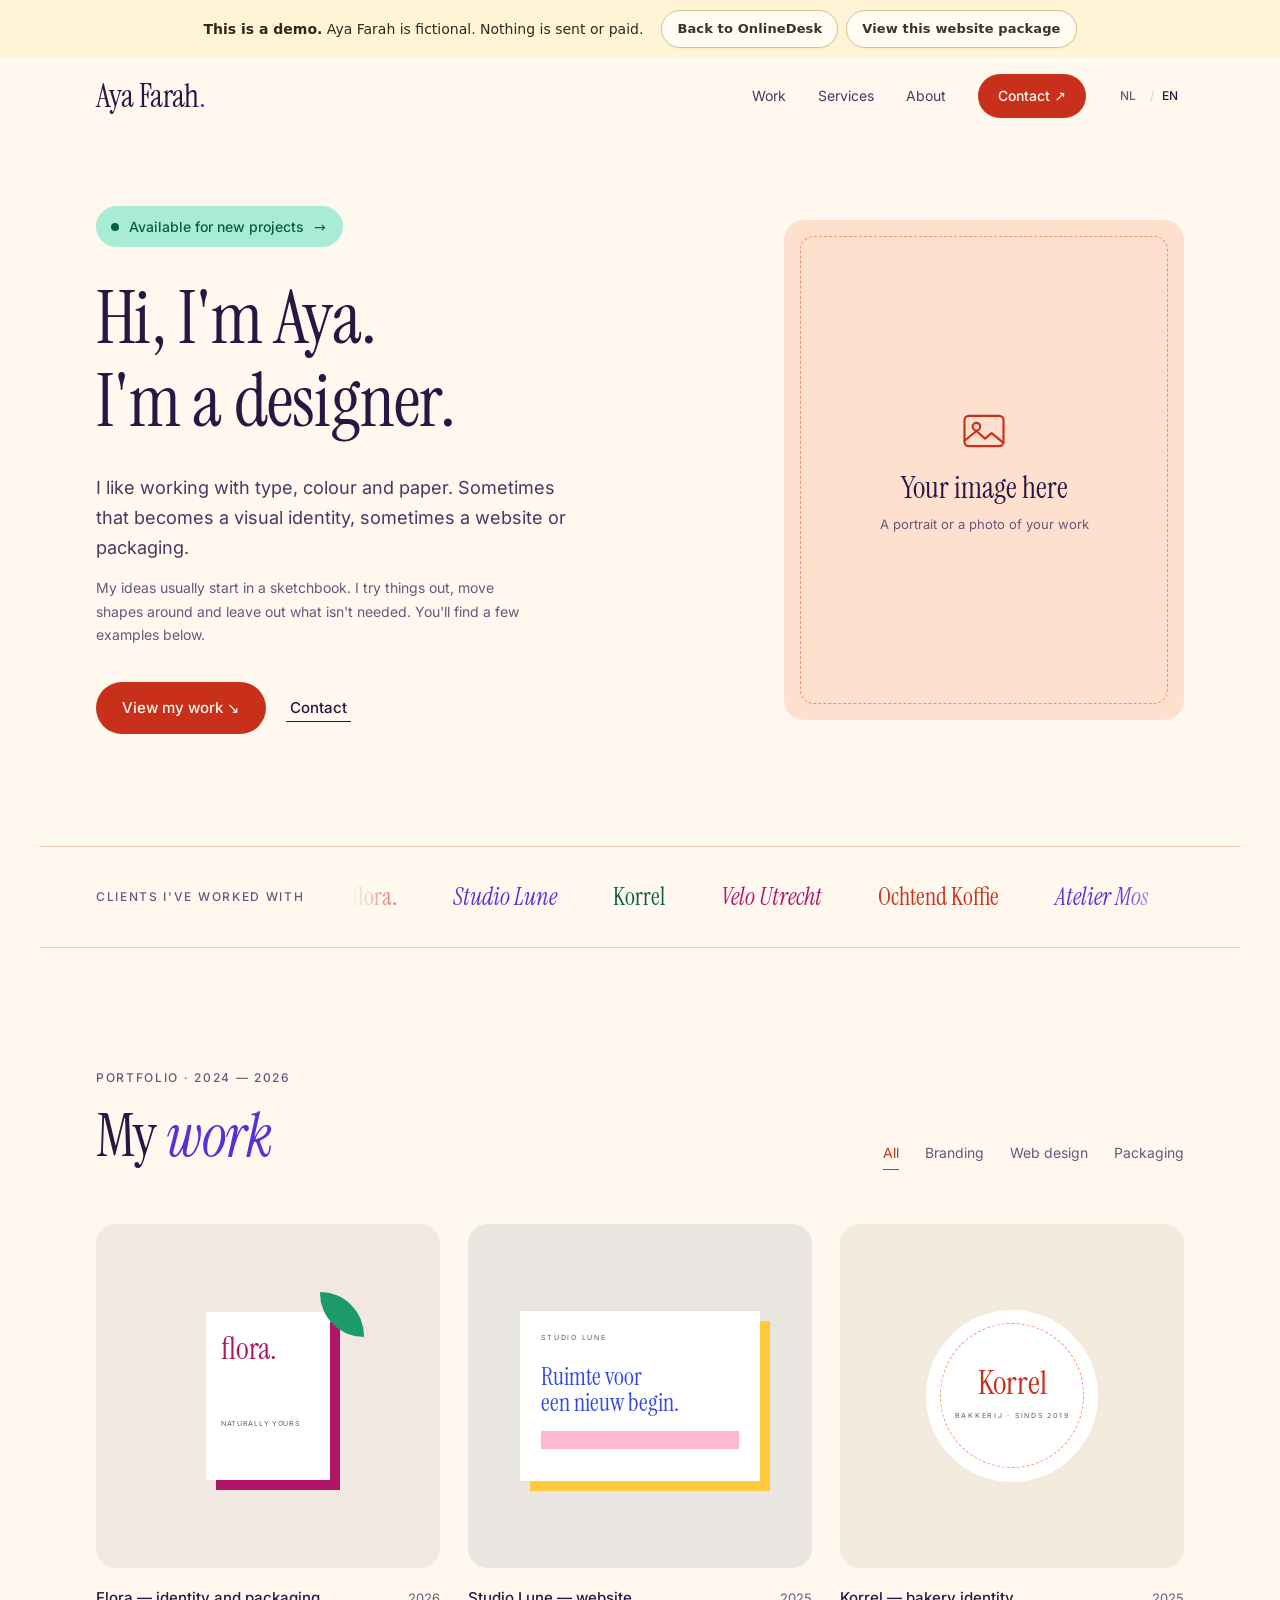
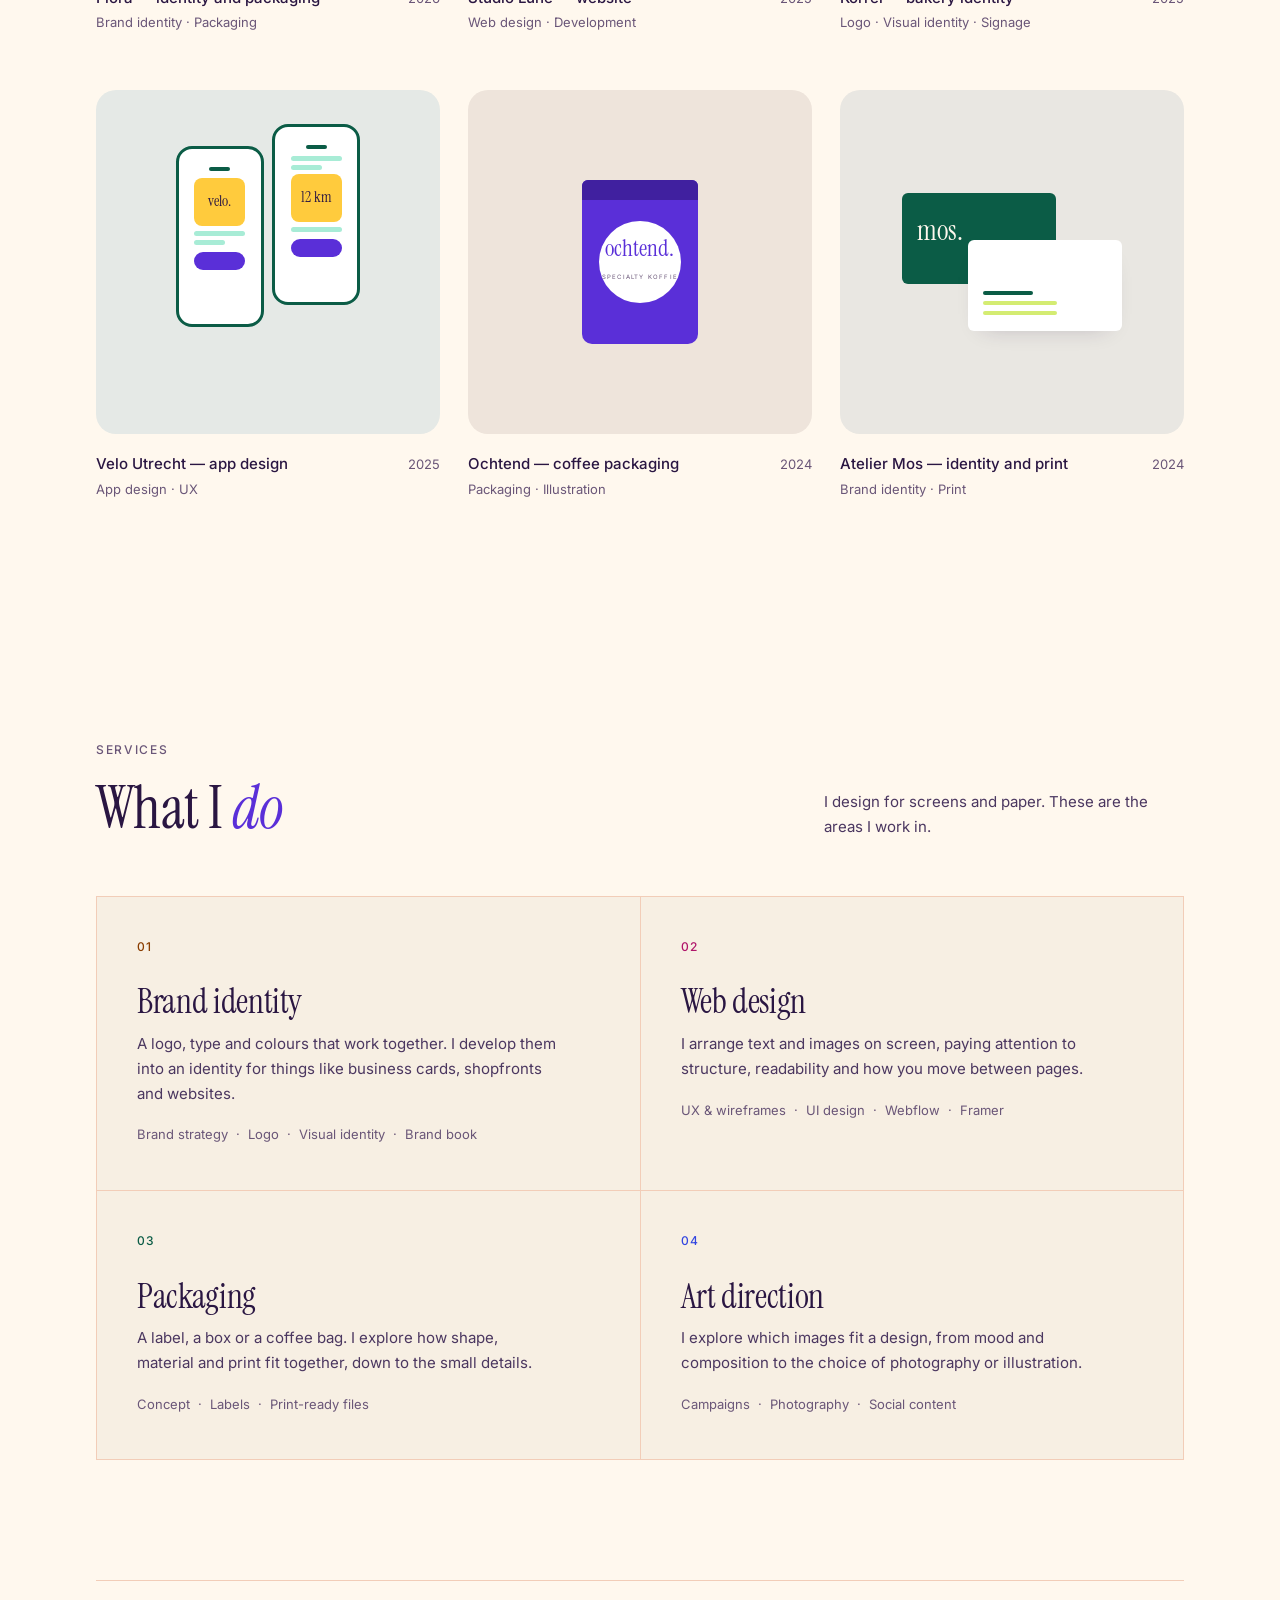
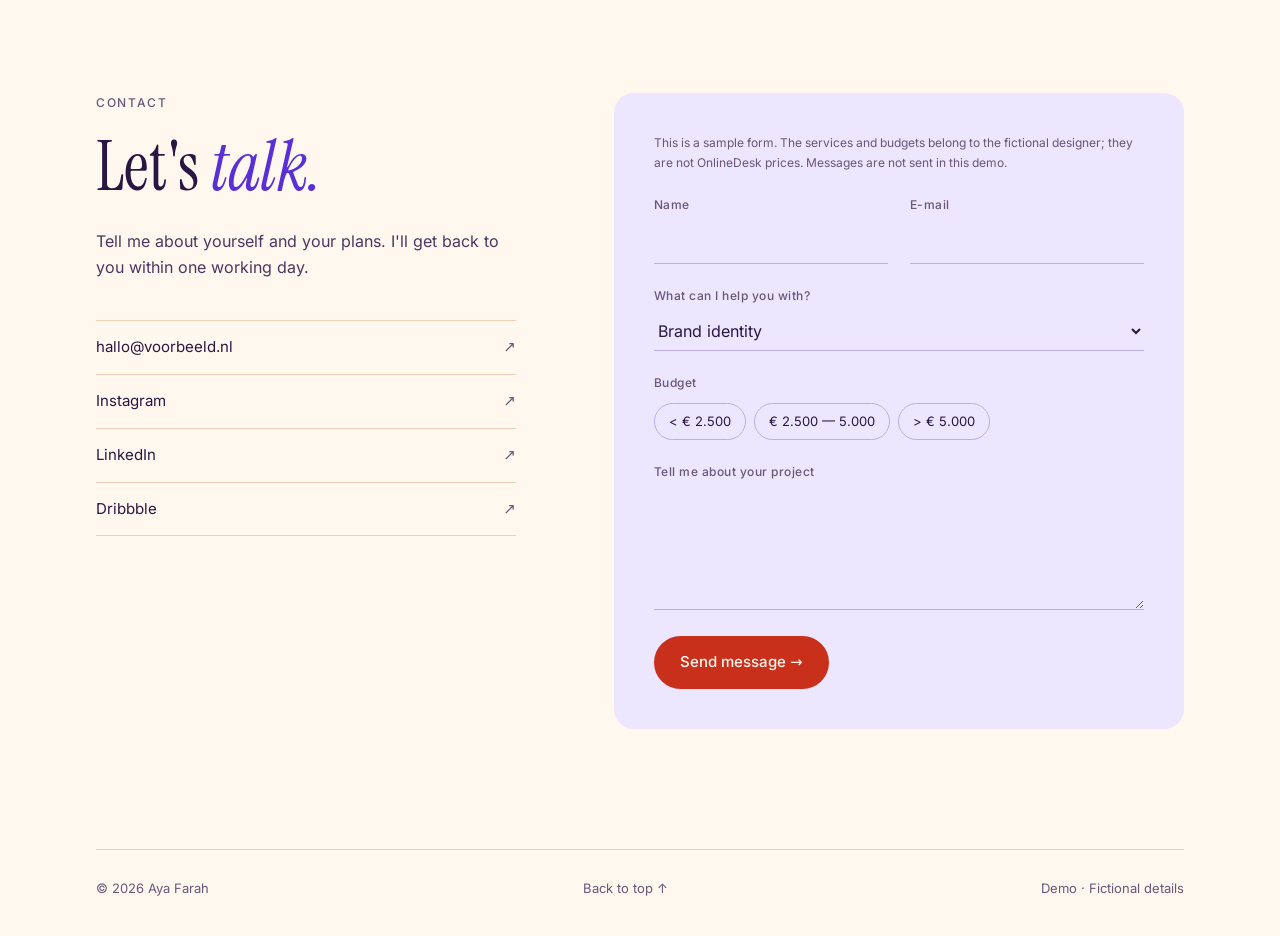
<file: index.html>
<!doctype html>
<html lang="nl" class="no-js">
<head>
  <meta charset="utf-8">
  <meta name="viewport" content="width=device-width, initial-scale=1">
  <title>Aya Farah — Designer in Utrecht</title>
  <meta name="description" content="Aya Farah is een onafhankelijk designer in Utrecht: huisstijlen, websites en verpakkingen.">
  <!-- Delen op social media: vervang de URL door je eigen domein -->
  <meta property="og:type" content="website">
  <meta property="og:title" content="Aya Farah — Designer in Utrecht">
  <meta property="og:description" content="Huisstijlen, websites en verpakkingen met een eigen verhaal.">
  <meta property="og:image" content="https://umpreneur.github.io/onlinedesk-portfolio/assets/og-image.jpg">
  <meta name="twitter:card" content="summary_large_image">
  <meta name="theme-color" content="#fff8ee">
  <link rel="icon" href="assets/favicon.svg" type="image/svg+xml">
  <link rel="preload" href="assets/fonts/instrument-serif-regular.woff2" as="font" type="font/woff2" crossorigin>
  <link rel="preload" href="assets/fonts/inter-variable.woff2" as="font" type="font/woff2" crossorigin>
  <link rel="stylesheet" href="assets/style.css">
  <script src="assets/site.js?v=20261106-demo-buttons" defer></script>
</head>
<body data-page="home">

  <div class="demo-bar" role="note" data-demo data-i18n="demo">Dit is een <strong>demoportfolio</strong>. Aya en de projecten zijn verzonnen. <a href="https://umpreneur.github.io/onlinedesk/pakket.html?id=portfolio#pakketten">Bekijk de pakketten bij OnlineDesk ↗</a></div>

  <header class="site-header" id="top">
    <div class="wrap">
      <a href="#top" class="logo">Aya Farah<span>.</span></a>
      <div class="header-right">
        <nav class="nav" aria-label="Hoofdmenu">
          <a href="#ervaringen" data-i18n="nav_work">Werk</a>
          <a href="#diensten" data-i18n="nav_services">Diensten</a>
          <a href="#over" data-i18n="nav_about">Over mij</a>
          <a href="#contact" class="btn">Contact ↗</a>
        </nav>
        <div class="lang" role="group" aria-label="Taal / Language">
          <button data-lang="nl" lang="nl" aria-label="Nederlands">NL</button>
          <button data-lang="en" lang="en" aria-label="English">EN</button>
        </div>
        <button class="menu-toggle" aria-label="Menu" aria-expanded="false"><span></span><span></span></button>
      </div>
    </div>
  </header>

  <main>
    <!-- Hero / Over mij -->
    <section class="hero" id="over">
      <div class="wrap hero-grid">
        <div>
          <a href="#contact" class="status reveal"><i></i> <span data-i18n="status">Beschikbaar voor nieuwe projecten</span> <b>→</b></a>
          <h1 class="reveal d1" data-i18n="about_title">Hoi, ik ben Aya.<br>Ik ben ontwerper.</h1>
          <p class="intro reveal d2" data-i18n="intro">Ik werk graag met letters, kleur en papier. Soms wordt dat een huisstijl, soms een website of een verpakking.</p>
          <p class="intro-sub reveal d2" data-i18n="about_p1">Mijn ideeën beginnen meestal in een schetsboek. Ik probeer dingen uit, schuif met vormen en laat weg wat niet nodig is. Hieronder zie je een paar voorbeelden.</p>
          <div class="hero-actions reveal d3">
            <a href="#ervaringen" class="btn" data-i18n="cta_work">Bekijk mijn werk ↘</a>
            <a href="#contact" class="link" data-i18n="cta_call">Contact</a>
          </div>
        </div>

        <div class="portrait-wrap reveal d2">
          <div class="portrait">
            <!-- Eigen foto? Vervang het hele placeholder-blok door: <img src="assets/jouw-foto.jpg" alt="Portret van ..."> -->
            <div class="placeholder">
              <svg viewBox="0 0 48 48" aria-hidden="true"><rect x="6" y="10" width="36" height="28" rx="4"/><circle cx="17" cy="20" r="3.5"/><path d="M6 33 l11 -9 8 7 6 -5 11 9"/></svg>
              <strong data-i18n="ph_title">Jouw afbeelding hier</strong>
              <span data-i18n="ph_sub">Een portret of een foto van je werk</span>
            </div>
          </div>
        </div>
      </div>
    </section>

    <!-- Klanten -->
    <section class="clients" aria-label="Klanten">
      <div class="wrap">
        <p class="label" data-i18n="clients">Met plezier gewerkt voor</p>
        <div class="marquee">
          <!-- Namen staan er twee keer in, zodat de band naadloos doorloopt -->
          <div class="marquee-track">
            <span>flora.</span><span>Studio Lune</span><span>Korrel</span><span>Velo Utrecht</span><span>Ochtend Koffie</span><span>Atelier Mos</span><span>Hofje 12</span><span>Groen &amp; Co</span>
            <span aria-hidden="true">flora.</span><span aria-hidden="true">Studio Lune</span><span aria-hidden="true">Korrel</span><span aria-hidden="true">Velo Utrecht</span><span aria-hidden="true">Ochtend Koffie</span><span aria-hidden="true">Atelier Mos</span><span aria-hidden="true">Hofje 12</span><span aria-hidden="true">Groen &amp; Co</span>
          </div>
        </div>
      </div>
    </section>

    <!-- Ervaring -->
    <section id="ervaringen">
      <div class="wrap">
        <div class="section-head">
          <div>
            <span class="eyebrow reveal">Portfolio · 2024 — 2026</span>
            <h2 class="reveal d1" data-i18n="work_title">Mijn <em>werk</em></h2>
          </div>
          <div class="filters reveal d2">
            <button class="active" data-filter="all" data-i18n="f_all">Alles</button>
            <button data-filter="branding">Branding</button>
            <button data-filter="web" data-i18n="f_web">Webdesign</button>
            <button data-filter="verpakking" data-i18n="f_pack">Verpakking</button>
          </div>
        </div>

        <!-- Vervang per kaart het blok <div class="mock ...">...</div> door een eigen <img> -->
        <div class="work-grid">
          <div class="card reveal" data-cat="branding verpakking">
            <div class="thumb">
              <div class="mock flora-pack"><div class="face"><span class="name">flora.</span><span class="tagline">NATURALLY YOURS</span></div></div>
              <span class="flora-leaf"></span>
            </div>
            <div class="meta"><span data-i18n="p1">Flora — huisstijl en verpakking</span><span class="year">2026</span></div>
            <div class="tags" data-i18n="p1t">Merkidentiteit · Verpakking</div>
          </div>

          <div class="card reveal d1" data-cat="web">
            <div class="thumb">
              <div class="mock lune-page"><div class="face"><div class="brand">STUDIO LUNE</div><div class="headline">Ruimte voor<br>een nieuw begin.</div><div class="bar"></div></div></div>
            </div>
            <div class="meta"><span data-i18n="p2">Studio Lune — website</span><span class="year">2025</span></div>
            <div class="tags" data-i18n="p2t">Webdesign · Ontwikkeling</div>
          </div>

          <div class="card reveal" data-cat="branding">
            <div class="thumb">
              <div class="mock korrel"><div><b>Korrel</b><small>bakkerij · sinds 2019</small></div></div>
            </div>
            <div class="meta"><span data-i18n="p3">Korrel — huisstijl voor een bakkerij</span><span class="year">2025</span></div>
            <div class="tags" data-i18n="p3t">Logo · Huisstijl · Signing</div>
          </div>

          <div class="card reveal d1" data-cat="web">
            <div class="thumb">
              <div class="mock velo">
                <div class="phone"><div class="p-top"></div><div class="p-hero">velo.</div><div class="p-line"></div><div class="p-line s"></div><div class="p-btn"></div></div>
                <div class="phone"><div class="p-top"></div><div class="p-line"></div><div class="p-line s"></div><div class="p-hero">12 km</div><div class="p-line"></div><div class="p-btn"></div></div>
              </div>
            </div>
            <div class="meta"><span data-i18n="p4">Velo Utrecht — appontwerp</span><span class="year">2025</span></div>
            <div class="tags">App design · UX</div>
          </div>

          <div class="card reveal" data-cat="verpakking branding">
            <div class="thumb">
              <div class="mock bag"><div class="sticker"><div><b>ochtend.</b><small>SPECIALTY KOFFIE</small></div></div></div>
            </div>
            <div class="meta"><span data-i18n="p5">Ochtend — koffieverpakking</span><span class="year">2024</span></div>
            <div class="tags" data-i18n="p5t">Verpakking · Illustratie</div>
          </div>

          <div class="card reveal d1" data-cat="branding">
            <div class="thumb">
              <div class="mock cards-mock">
                <div class="bcard dark"><b>mos.</b></div>
                <div class="bcard light"><i></i><i></i><i></i></div>
              </div>
            </div>
            <div class="meta"><span data-i18n="p6">Atelier Mos — huisstijl en drukwerk</span><span class="year">2024</span></div>
            <div class="tags" data-i18n="p6t">Merkidentiteit · Drukwerk</div>
          </div>
        </div>
      </div>
    </section>

    <!-- Diensten -->
    <section id="diensten" class="services">
      <div class="wrap">
        <div class="section-head">
          <div>
            <span class="eyebrow reveal" data-i18n="nav_services">Diensten</span>
            <h2 class="reveal d1" data-i18n="srv_title">Wat ik <em>doe</em></h2>
          </div>
          <p class="reveal d2" data-i18n="srv_intro">Ik ontwerp voor het scherm en voor papier. Dit zijn de onderdelen waar ik me mee bezighoud.</p>
        </div>

        <div class="service-list">
          <div class="service reveal">
            <span class="num">01</span>
            <h3 data-i18n="s1">Merkidentiteit</h3>
            <div data-i18n="s1d">
              <p>Een logo, letters en kleuren die bij elkaar passen. Ik werk ze uit tot een huisstijl voor bijvoorbeeld een kaartje, een gevel of een website.</p>
              <ul><li>Merkstrategie</li><li>Logo</li><li>Huisstijl</li><li>Brandbook</li></ul>
            </div>
          </div>
          <div class="service reveal d1">
            <span class="num">02</span>
            <h3 data-i18n="s2">Webdesign</h3>
            <div data-i18n="s2d">
              <p>Ik geef tekst en beeld een plek op het scherm. Met aandacht voor de indeling, leesbaarheid en hoe je door de pagina’s beweegt.</p>
              <ul><li>UX &amp; wireframes</li><li>UI design</li><li>Webflow</li><li>Framer</li></ul>
            </div>
          </div>
          <div class="service reveal">
            <span class="num">03</span>
            <h3 data-i18n="s3">Verpakking</h3>
            <div data-i18n="s3d">
              <p>Een etiket, een doosje of een koffiezak. Ik kijk hoe vorm, materiaal en bedrukking samenkomen, tot in de kleine details.</p>
              <ul><li>Concept</li><li>Etiketten</li><li>Drukklaar maken</li></ul>
            </div>
          </div>
          <div class="service reveal d1">
            <span class="num">04</span>
            <h3>Art direction</h3>
            <div data-i18n="s4d">
              <p>Ik zoek uit welke beelden bij een ontwerp passen. Van de sfeer en de compositie tot de keuze voor fotografie of illustratie.</p>
              <ul><li>Campagnes</li><li>Fotografie</li><li>Social content</li></ul>
            </div>
          </div>
        </div>
      </div>
    </section>

    <!-- Contact -->
    <section id="contact" class="contact">
      <div class="wrap">
        <div class="contact-box">
          <div>
            <span class="eyebrow reveal">Contact</span>
            <h2 class="reveal d1" data-i18n="contact_title">Even <em>kennismaken?</em></h2>
            <p class="reveal d2" data-i18n="contact_intro">Vertel me iets over jezelf en je plannen. Ik reageer binnen één werkdag.</p>
            <div class="contact-links reveal d3">
              <a href="mailto:hallo@voorbeeld.nl"><span>hallo@voorbeeld.nl</span><span>↗</span></a>
              <a href="https://www.instagram.com/" target="_blank" rel="noopener"><span>Instagram</span><span>↗</span></a>
              <a href="https://www.linkedin.com/" target="_blank" rel="noopener"><span>LinkedIn</span><span>↗</span></a>
              <a href="https://dribbble.com/" target="_blank" rel="noopener"><span>Dribbble</span><span>↗</span></a>
            </div>
          </div>

          <!-- Formulier: vul je Formspree-adres in bij SITE.formspree in assets/site.js -->
          <form class="contact-form reveal d2" novalidate>
            <p class="form-note" data-demo data-i18n="demo_form">Dit is een voorbeeldformulier. De diensten en budgetten horen bij de fictieve ontwerper; ze zijn geen prijzen van OnlineDesk. Berichten worden in deze demo niet verstuurd.</p>
            <div class="row">
              <label><span data-i18n="f_name">Naam</span><input type="text" name="naam" required autocomplete="name"></label>
              <label><span>E-mail</span><input type="email" name="email" required autocomplete="email"></label>
            </div>
            <label><span data-i18n="f_type">Waar kan ik je mee helpen?</span>
              <select name="onderwerp">
                <option data-i18n="s1">Merkidentiteit</option>
                <option data-i18n="s2">Webdesign</option>
                <option data-i18n="s3">Verpakking</option>
                <option>Art direction</option>
                <option data-i18n="f_other">Iets anders</option>
              </select>
            </label>
            <div class="field" role="radiogroup" aria-label="Budget">Budget
              <span class="budget">
                <label><input type="radio" name="budget" value="tot 2500"><span>&lt; € 2.500</span></label>
                <label><input type="radio" name="budget" value="2500-5000"><span>€ 2.500 — 5.000</span></label>
                <label><input type="radio" name="budget" value="vanaf 5000"><span>&gt; € 5.000</span></label>
              </span>
            </div>
            <label><span data-i18n="f_msg">Vertel over je project</span><textarea name="bericht" rows="4"></textarea></label>
            <!-- Spamval: echte bezoekers zien dit veld niet -->
            <input type="text" name="_gotcha" class="hp" tabindex="-1" autocomplete="off" aria-hidden="true">
            <button type="submit" class="btn" data-i18n="f_send">Verstuur bericht →</button>
            <p class="form-msg" role="status" aria-live="polite"></p>
          </form>
        </div>
      </div>
    </section>
  </main>

  <footer>
    <div class="wrap">
      <div class="footer-bottom">
        <span>© <span class="year-now">2026</span> Aya Farah</span>
        <a href="#top" data-i18n="to_top">Terug naar boven ↑</a>
        <span class="footer-links">
          <span data-demo data-i18n="demo_footer">Demo · Fictieve gegevens</span>
        </span>
      </div>
    </div>
  </footer>
</body>
</html>
</file>
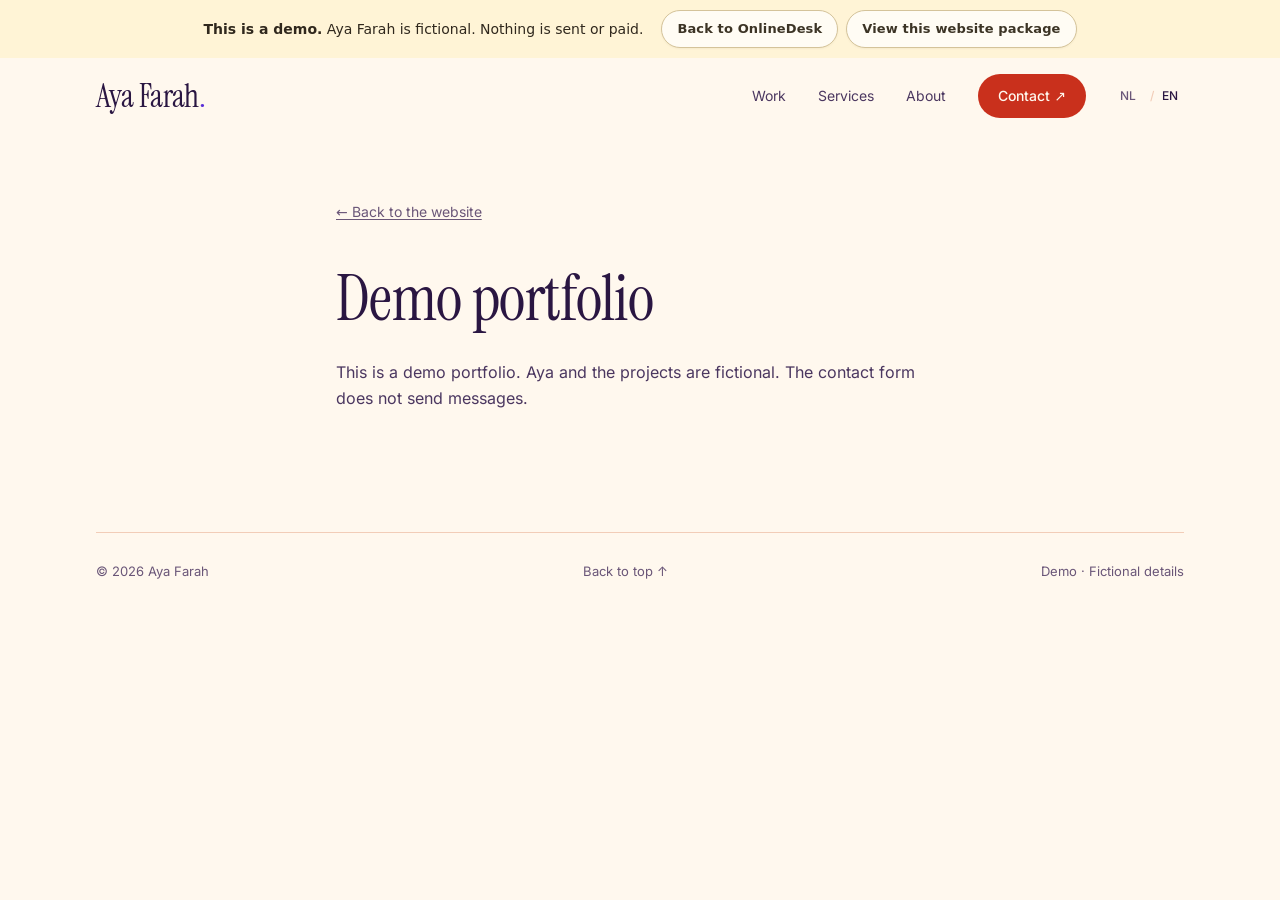
<file: privacy.html>
<!doctype html>
<html lang="nl" class="no-js">
<head>
  <meta charset="utf-8">
  <meta name="viewport" content="width=device-width, initial-scale=1">
  <title>Demoportfolio · Aya Farah</title>
  <meta name="description" content="Informatie over dit fictieve demoportfolio.">
  <meta name="theme-color" content="#fff8ee">
  <link rel="icon" href="assets/favicon.svg" type="image/svg+xml">
  <link rel="stylesheet" href="assets/style.css">
  <script src="assets/site.js?v=20261106-demo-buttons" defer></script>
</head>

<body data-page="privacy">

  <div class="demo-bar" role="note" data-demo data-i18n="demo">Dit is een <strong>demoportfolio</strong>. Aya en de projecten zijn verzonnen.</div>

  <header class="site-header" id="top">
    <div class="wrap">
      <a href="index.html" class="logo">Aya Farah<span>.</span></a>
      <div class="header-right">
        <nav class="nav" aria-label="Hoofdmenu">
          <a href="index.html#ervaringen" data-i18n="nav_work">Ervaring</a>
          <a href="index.html#diensten" data-i18n="nav_services">Diensten</a>
          <a href="index.html#over" data-i18n="nav_about">Over mij</a>
          <a href="index.html#contact" class="btn">Contact ↗</a>
        </nav>
        <div class="lang" role="group" aria-label="Taal / Language">
          <button data-lang="nl" lang="nl" aria-label="Nederlands">NL</button>
          <button data-lang="en" lang="en" aria-label="English">EN</button>
        </div>
        <button class="menu-toggle" aria-label="Menu" aria-expanded="false"><span></span><span></span></button>
      </div>
    </div>
  </header>

  <main class="page">
    <div class="wrap prose">
      <a href="index.html" class="back" data-i18n="back">← Terug naar de website</a>
      <h1 data-i18n="pv_title">Demoportfolio</h1>
      <div data-i18n="pv_body"><p>Dit is een demoportfolio. Aya en de projecten zijn verzonnen. Het contactformulier verstuurt geen berichten.</p></div>
    </div>
  </main>

  <footer>
    <div class="wrap">
      <div class="footer-bottom">
        <span>© <span class="year-now">2026</span> Aya Farah</span>
        <a href="#top" data-i18n="to_top">Terug naar boven ↑</a>
        <span class="footer-links">
          <span data-demo data-i18n="demo_footer">Demo · Fictieve gegevens</span>
        </span>
      </div>
    </div>
  </footer>
</body>
</html>
</file>
<file: assets/style.css>
/* ==========================================================================
   Portfolio template — stijlen
   Kleuren aanpassen? Wijzig alleen de waarden in :root hieronder.
   ========================================================================== */

/* ---------- Lettertypes (zelf gehost, OFL-licentie, zie assets/fonts) ---------- */
@font-face {
  font-family: "Instrument Serif";
  src: url("fonts/instrument-serif-regular.woff2") format("woff2");
  font-style: normal; font-weight: 400; font-display: swap;
}
@font-face {
  font-family: "Instrument Serif";
  src: url("fonts/instrument-serif-italic.woff2") format("woff2");
  font-style: italic; font-weight: 400; font-display: swap;
}
@font-face {
  font-family: "Inter";
  src: url("fonts/inter-variable.woff2") format("woff2");
  font-style: normal; font-weight: 100 900; font-display: swap;
}

:root {
  --bg: #fff8ee;          /* Achtergrond — zonnig crème */
  --accent: #ffe0cf;      /* Kaarten en vlakken — zacht perzik */
  --ink: #2a1642;         /* Tekst en titels — diep aubergine */
  --brand: #c9301c;       /* Knoppen en accenten — levendig koraalrood */
  --line: #f2cdb8;        /* Subtiele lijnen — warm perzik */

  --surface: #ffffff;
  --ink-soft: #4b3760;
  --muted: #6a5678;
  --accent-hover: #ffd2b8;
  --brand-dark: #9c2212;
  --brand-light: #ff8f7a;

  --serif: "Instrument Serif", Georgia, "Times New Roman", serif;
  --sans: "Inter", "Segoe UI", system-ui, -apple-system, Helvetica, Arial, sans-serif;
  --radius: 20px;
  --ease: cubic-bezier(.2, .7, .2, 1);
}

* { box-sizing: border-box; margin: 0; padding: 0; }
html { scroll-behavior: smooth; scroll-padding-top: 80px; }
body {
  background: var(--bg);
  color: var(--ink);
  font-family: var(--sans);
  font-size: 16px;
  line-height: 1.65;
  -webkit-font-smoothing: antialiased;
  overflow-x: hidden;
}
a { color: inherit; text-decoration: none; }
button { font: inherit; color: inherit; background: none; border: 0; cursor: pointer; }
img { max-width: 100%; display: block; }
::selection { background: var(--accent); }
:focus-visible { outline: 2px solid var(--brand); outline-offset: 3px; }

.wrap { max-width: 1200px; margin: 0 auto; padding: 0 56px; }

h1, h2, h3 { font-family: var(--serif); font-weight: 400; letter-spacing: -0.01em; line-height: 1.05; }
h2 em, h1 em { font-style: italic; color: var(--brand); }
h2 { font-size: clamp(40px, 4.6vw, 60px); }

.eyebrow {
  display: block; font-size: 12px; font-weight: 500; letter-spacing: .14em;
  text-transform: uppercase; color: var(--muted); margin-bottom: 18px;
}

section { padding: 120px 0; }
.section-head {
  display: flex; justify-content: space-between; align-items: flex-end;
  gap: 40px; margin-bottom: 56px;
}
.section-head p { max-width: 360px; color: var(--ink-soft); font-size: 15px; }

.btn {
  display: inline-flex; align-items: center; gap: 10px;
  background: var(--ink); color: var(--bg);
  padding: 14px 26px; border-radius: 999px;
  font-size: 15px; font-weight: 500;
  transition: background .25s, transform .3s var(--ease);
}
.btn:hover { background: var(--brand); transform: translateY(-1px); }
.btn[disabled] { opacity: .6; pointer-events: none; }
.link {
  display: inline-flex; align-items: center; gap: 8px;
  font-size: 15px; font-weight: 500; padding: 14px 4px;
  background: linear-gradient(currentColor, currentColor) 0 calc(100% - 12px) / 100% 1px no-repeat;
  transition: color .2s;
}
.link:hover { color: var(--brand); }

/* ---------- Demo-balk (alleen zichtbaar als demo: true in site.js) ---------- */
.demo-bar {
  background: var(--ink); color: var(--bg);
  text-align: center; font-size: 13px; line-height: 1.5; padding: 9px 20px;
}
.demo-bar strong { font-weight: 500; color: var(--accent); }

/* ---------- Header ---------- */
.site-header { position: sticky; top: 0; z-index: 50; transition: box-shadow .3s; }
/* Blur op een pseudo-element, zodat het mobiele menu (position: fixed) het hele scherm kan vullen */
.site-header::before {
  content: ""; position: absolute; inset: 0; z-index: -1;
  background: rgba(255, 248, 238, .8);
  backdrop-filter: blur(14px);
  -webkit-backdrop-filter: blur(14px);
}
.site-header.scrolled { box-shadow: 0 1px 0 var(--line); }
.site-header .wrap { display: flex; justify-content: space-between; align-items: center; height: 76px; }
.logo { font-family: var(--serif); font-size: 32px; letter-spacing: -0.01em; }
.logo span { color: var(--brand); }
.header-right { display: flex; align-items: center; gap: 28px; }
.nav { display: flex; align-items: center; gap: 32px; font-size: 14px; }
.nav a:not(.btn) { color: var(--ink-soft); transition: color .2s; }
.nav a:not(.btn):hover { color: var(--ink); }
.nav .btn { padding: 10px 20px; font-size: 14px; }

.lang { position: relative; z-index: 60; display: flex; align-items: center; gap: 2px; font-size: 12px; font-weight: 500; letter-spacing: .06em; }
.lang button { padding: 4px 6px; color: var(--muted); transition: color .2s; }
.lang button + button::before { content: "/"; margin-right: 8px; color: var(--line); }
.lang button:hover, .lang button.active { color: var(--ink); }

.menu-toggle { display: none; width: 44px; height: 44px; position: relative; z-index: 60; }
.menu-toggle span {
  position: absolute; left: 11px; width: 22px; height: 1.5px; background: var(--ink);
  transition: transform .3s var(--ease), top .3s var(--ease);
}
.menu-toggle span:first-child { top: 18px; }
.menu-toggle span:last-child { top: 25px; }
.menu-open .menu-toggle span:first-child { top: 21px; transform: rotate(45deg); }
.menu-open .menu-toggle span:last-child { top: 21px; transform: rotate(-45deg); }

/* ---------- Hero / Over mij ---------- */
.hero { padding: 72px 0 112px; }
.hero-grid { display: grid; grid-template-columns: 1.15fr .85fr; gap: 80px; align-items: center; }
.status {
  display: inline-flex; align-items: center; gap: 10px;
  background: var(--accent); border: 1px solid var(--line); color: var(--brand);
  padding: 8px 16px 8px 14px; border-radius: 999px;
  font-size: 14px; font-weight: 500; margin-bottom: 30px;
  transition: background .25s;
}
.status:hover { background: var(--accent-hover); }
.status b { font-weight: 400; transition: transform .3s var(--ease); }
.status:hover b { transform: translateX(3px); }
.status i { flex: none; width: 8px; height: 8px; border-radius: 50%; background: var(--brand); position: relative; }
.status i::after {
  content: ""; position: absolute; inset: -5px; border-radius: 50%;
  border: 2px solid var(--brand); opacity: 0; animation: pulse 2s infinite;
}
@keyframes pulse { 0% { transform: scale(.5); opacity: .7; } 100% { transform: scale(1.7); opacity: 0; } }

h1 { font-size: clamp(44px, 5.8vw, 80px); line-height: 1.12; margin-bottom: 30px; }
.intro { font-size: 18px; color: var(--ink-soft); max-width: 480px; margin-bottom: 14px; }
.intro-sub { font-size: 14px; color: var(--muted); max-width: 440px; margin-bottom: 36px; }
.hero-actions { display: flex; flex-wrap: wrap; align-items: center; gap: 20px; }

.portrait-wrap { position: relative; justify-self: end; width: 100%; max-width: 400px; }
.portrait {
  position: relative; aspect-ratio: 4 / 5;
  background: var(--accent); border-radius: var(--radius); overflow: hidden;
}
/* Een eigen foto (<img>) vult het hele vlak */
.portrait img, .card .thumb img { position: absolute; inset: 0; width: 100%; height: 100%; object-fit: cover; }

/* Plek voor een afbeelding — vervang door <img> */
.placeholder {
  position: absolute; inset: 16px; border: 1.5px dashed #f08f75; border-radius: 14px;
  display: flex; flex-direction: column; align-items: center; justify-content: center; gap: 10px;
  text-align: center; padding: 24px; color: var(--muted);
}
.placeholder svg { width: 52px; height: 52px; fill: none; stroke: var(--brand); stroke-width: 2; stroke-linecap: round; stroke-linejoin: round; margin-bottom: 4px; }
.placeholder strong { font-family: var(--serif); font-weight: 400; font-size: 30px; line-height: 1.1; color: var(--ink); }
.placeholder span { font-size: 13px; max-width: 220px; }

/* ---------- Klanten ---------- */
.clients { padding: 0; }
.clients .wrap {
  display: flex; align-items: center; gap: 48px;
  padding-top: 30px; padding-bottom: 30px;
  border-top: 1px solid var(--line); border-bottom: 1px solid var(--line);
}
.clients .label { flex: none; font-size: 12px; font-weight: 500; letter-spacing: .14em; text-transform: uppercase; color: var(--muted); }
.marquee {
  flex: 1; min-width: 0; overflow: hidden;
  mask-image: linear-gradient(90deg, transparent, #000 8%, #000 92%, transparent);
  -webkit-mask-image: linear-gradient(90deg, transparent, #000 8%, #000 92%, transparent);
}
.marquee-track { display: flex; width: max-content; animation: marquee 36s linear infinite; }
.clients:hover .marquee-track { animation-play-state: paused; }
.marquee-track span { font-family: var(--serif); font-size: 24px; color: var(--brand); white-space: nowrap; margin-right: 56px; }
.marquee-track span:nth-child(even) { font-style: italic; }
@keyframes marquee { to { transform: translateX(-50%); } }

/* ---------- Ervaring (projecten) ---------- */
.filters { display: flex; flex-wrap: wrap; gap: 26px; }
.filters button { position: relative; padding: 4px 0; font-size: 14px; color: var(--muted); transition: color .2s; }
.filters button::after {
  content: ""; position: absolute; left: 0; right: 0; bottom: -2px; height: 1px;
  background: var(--ink); transform: scaleX(0); transition: transform .3s var(--ease);
}
.filters button:hover, .filters button.active { color: var(--ink); }
.filters button.active::after { transform: scaleX(1); }

.work-grid { display: grid; grid-template-columns: repeat(3, 1fr); gap: 56px 28px; }
.card { display: block; }
.card.hidden { display: none; }
.card .thumb {
  position: relative; aspect-ratio: 1; border-radius: var(--radius);
  overflow: hidden; display: grid; place-items: center; background: var(--accent);
}
.card .thumb > .mock { transition: transform .8s var(--ease); }
.card:hover .thumb > .mock { transform: scale(1.04); }
.card .meta { display: flex; justify-content: space-between; align-items: baseline; gap: 16px; margin-top: 18px; }
.card .meta > span:first-child { font-size: 15px; font-weight: 500; }
.card .year { font-size: 13px; color: var(--muted); }
.card .tags { font-size: 13px; color: var(--muted); margin-top: 2px; }

/* Voorbeeld-mockups (vervang later door eigen beelden) */
.flora-pack { position: relative; width: 36%; aspect-ratio: 140 / 190; }
.flora-pack::before { content: ""; position: absolute; inset: 0; background: var(--line); transform: translate(10px, 10px); }
.flora-pack .face { position: relative; height: 100%; background: #fff; padding: 18% 12%; display: flex; flex-direction: column; justify-content: space-between; }
.flora-pack .name { font-family: var(--serif); font-size: clamp(22px, 2.4vw, 34px); line-height: 1; }
.flora-pack .tagline { font-size: 7px; letter-spacing: .1em; color: var(--muted); margin-bottom: 30%; }
.flora-leaf { position: absolute; width: 13%; aspect-ratio: 1; border-radius: 0 100% 0 100%; background: var(--brand-light); right: 22%; top: 20%; }

.lune-page { position: relative; width: 70%; aspect-ratio: 290 / 205; }
.lune-page::before { content: ""; position: absolute; inset: 0; background: var(--line); transform: translate(10px, 10px); }
.lune-page .face { position: relative; height: 100%; background: #fff; padding: 9%; }
.lune-page .brand { font-size: 7px; letter-spacing: .25em; color: var(--muted); margin-bottom: 10%; }
.lune-page .headline { font-family: var(--serif); font-size: clamp(15px, 1.9vw, 26px); line-height: 1.1; margin-bottom: 7%; }
.lune-page .bar { height: 14%; background: var(--accent); }

.korrel { position: relative; width: 50%; aspect-ratio: 1; border-radius: 50%; background: #fff; display: grid; place-items: center; text-align: center; color: var(--brand); }
.korrel::before { content: ""; position: absolute; inset: 8%; border-radius: 50%; border: 1px dashed var(--line); }
.korrel b { display: block; font-family: var(--serif); font-weight: 400; font-size: clamp(24px, 2.6vw, 36px); line-height: 1; }
.korrel small { font-size: 7px; letter-spacing: .25em; text-transform: uppercase; color: var(--muted); }

.velo { position: relative; width: 64%; height: 80%; }
.phone { position: absolute; width: 40%; aspect-ratio: 9 / 18.5; background: #fff; border-radius: 16px; padding: 8% 7%; border: 3px solid var(--ink); }
.phone:first-child { left: 8%; top: 8%; }
.phone:last-child { right: 8%; top: 0; }
.phone .p-top { width: 40%; height: 4px; border-radius: 4px; background: var(--ink); margin: 0 auto 14%; }
.phone .p-hero { height: 34%; border-radius: 8px; background: var(--accent); margin-bottom: 10%; display: grid; place-items: center; font-family: var(--serif); font-size: clamp(11px, 1.2vw, 16px); }
.phone .p-line { height: 5px; border-radius: 4px; background: var(--accent); margin-bottom: 8%; }
.phone .p-line.s { width: 60%; }
.phone .p-btn { height: 13%; border-radius: 999px; background: var(--brand); margin-top: 14%; }

.bag { position: relative; width: 34%; aspect-ratio: 3 / 4.2; background: var(--brand); border-radius: 6px 6px 10px 10px; display: grid; place-items: center; }
.bag::before { content: ""; position: absolute; top: 0; left: 0; right: 0; height: 12%; background: var(--brand-dark); border-radius: 6px 6px 0 0; }
.bag .sticker { width: 70%; aspect-ratio: 1; border-radius: 50%; background: #fff; display: grid; place-items: center; text-align: center; color: var(--brand); }
.bag .sticker b { font-family: var(--serif); font-weight: 400; font-size: clamp(15px, 1.8vw, 24px); display: block; line-height: 1; }
.bag .sticker small { font-size: 6px; letter-spacing: .2em; color: var(--muted); }

.cards-mock { position: relative; width: 64%; aspect-ratio: 1.6; }
.bcard { position: absolute; width: 70%; aspect-ratio: 1.7; border-radius: 6px; padding: 7%; }
.bcard.dark { background: var(--brand); color: var(--bg); left: 0; top: 0; }
.bcard.dark b { font-family: var(--serif); font-weight: 400; font-size: clamp(20px, 2.2vw, 30px); }
.bcard.light { background: #fff; right: 0; bottom: 0; display: flex; flex-direction: column; justify-content: flex-end; gap: 6px; box-shadow: 0 10px 24px -16px rgba(42, 22, 66, .3); }
.bcard.light i { display: block; height: 4px; background: var(--accent); border-radius: 3px; width: 60%; }
.bcard.light i:first-child { width: 40%; background: var(--brand); }

/* ---------- Diensten ---------- */
.service-list {
  display: grid; grid-template-columns: repeat(2, 1fr);
  border-top: 1px solid var(--line); border-left: 1px solid var(--line);
}
.service {
  position: relative; padding: 40px 40px 44px;
  border-right: 1px solid var(--line); border-bottom: 1px solid var(--line);
  transition: background .3s;
}
.service:hover { background: var(--accent); }
.service .num { display: block; font-size: 12px; font-weight: 500; letter-spacing: .1em; color: var(--muted); margin-bottom: 28px; }
.service h3 { font-size: 34px; margin-bottom: 12px; }
.service p { font-size: 15px; color: var(--ink-soft); max-width: 420px; margin-bottom: 18px; }
.service ul { list-style: none; display: flex; flex-wrap: wrap; font-size: 13px; color: var(--muted); }
.service li + li::before { content: "·"; margin: 0 8px; }
.service .arrow {
  position: absolute; top: 36px; right: 36px; font-size: 16px; color: var(--muted);
  transition: transform .35s var(--ease), color .3s;
}
.service:hover .arrow { transform: rotate(45deg); color: var(--brand); }

/* ---------- Contact ---------- */
.contact { padding-top: 0; }
.contact-box {
  display: grid; grid-template-columns: 1fr 1fr; gap: 80px;
  padding-top: 112px; border-top: 1px solid var(--line);
}
.contact-box h2 { font-size: clamp(44px, 5.4vw, 72px); margin-bottom: 24px; }
.contact-box > div > p { color: var(--ink-soft); max-width: 420px; margin-bottom: 40px; }
.contact-links { display: grid; max-width: 420px; border-top: 1px solid var(--line); }
.contact-links a { display: flex; justify-content: space-between; padding: 14px 0; border-bottom: 1px solid var(--line); font-size: 15px; transition: color .2s; }
.contact-links a:hover { color: var(--brand); }
.contact-links span:last-child { color: var(--muted); transition: transform .3s var(--ease), color .2s; }
.contact-links a:hover span:last-child { transform: translate(3px, -3px); color: var(--brand); }

form {
  background: var(--accent); border-radius: var(--radius);
  padding: 40px; display: grid; gap: 22px; align-content: start;
}
.row { display: grid; grid-template-columns: 1fr 1fr; gap: 22px; }
label, .field { display: grid; gap: 6px; font-size: 12px; font-weight: 500; letter-spacing: .04em; color: var(--muted); }
input, select, textarea {
  font: inherit; font-size: 16px; font-weight: 400; letter-spacing: 0; color: var(--ink);
  background: transparent; border: 0; border-bottom: 1px solid var(--line);
  padding: 8px 0; outline: none; transition: border-color .2s; border-radius: 0;
}
input:focus, select:focus, textarea:focus { border-color: var(--ink); }
input.invalid { border-color: #b3402a; }
textarea { resize: vertical; min-height: 96px; }
.budget { display: flex; flex-wrap: wrap; gap: 8px; margin-top: 4px; }
.budget label { display: inline-block; position: relative; }
.budget input { position: absolute; opacity: 0; pointer-events: none; }
.budget span { display: inline-block; padding: 7px 14px; border-radius: 999px; border: 1px solid var(--line); font-size: 13px; font-weight: 400; letter-spacing: 0; color: var(--ink); cursor: pointer; transition: all .2s; }
.budget span:hover { border-color: var(--muted); }
.budget input:checked + span { background: var(--ink); color: var(--bg); border-color: var(--ink); }
.budget input:focus-visible + span { outline: 2px solid var(--ink); outline-offset: 2px; }
.hp { position: absolute; left: -9999px; }
form .btn { justify-self: start; margin-top: 4px; }
.form-note { font-size: 12px; color: var(--muted); }
.form-note a { text-decoration: underline; text-underline-offset: 2px; }
.form-msg { display: none; font-size: 14px; background: var(--bg); padding: 14px 18px; border-radius: 12px; }
.form-msg.show { display: block; }
.form-msg.error { color: #b3402a; }

/* ---------- Footer ---------- */
footer { padding: 0 0 36px; }
.footer-bottom { display: flex; justify-content: space-between; gap: 16px; padding-top: 28px; border-top: 1px solid var(--line); font-size: 13px; color: var(--muted); }
.footer-bottom a:hover { color: var(--ink); }
.footer-links { display: flex; gap: 20px; }

/* ---------- Tekstpagina (privacy) en 404 ---------- */
.back { display: inline-flex; gap: 8px; font-size: 14px; color: var(--muted); margin-bottom: 40px; transition: color .2s; }
.back:hover { color: var(--ink); }
.page { padding: 64px 0 120px; }
.prose { max-width: 720px; }
.prose h1 { font-size: clamp(40px, 5vw, 64px); margin-bottom: 24px; }
.prose h2 { font-size: 28px; margin: 40px 0 12px; }
.prose p, .prose li { color: var(--ink-soft); }
.prose p + p { margin-top: 12px; }
.prose ul { padding-left: 20px; margin-top: 8px; }
.prose a { text-decoration: underline; text-underline-offset: 2px; }
.prose .updated { font-size: 13px; color: var(--muted); margin-bottom: 32px; }
.not-found { min-height: 60vh; display: grid; place-items: center; text-align: center; padding: 96px 0; }
.not-found .code { font-family: var(--serif); font-style: italic; font-size: clamp(96px, 16vw, 200px); line-height: 1; color: var(--brand); }
.not-found h1 { font-size: clamp(32px, 4vw, 48px); margin: 8px 0 16px; }
.not-found p { color: var(--ink-soft); margin-bottom: 32px; }

/* ---------- Reveal ---------- */
.reveal { opacity: 0; transform: translateY(18px); transition: opacity .9s var(--ease), transform .9s var(--ease); }
.reveal.in { opacity: 1; transform: none; }
.reveal.d1 { transition-delay: .08s; }
.reveal.d2 { transition-delay: .16s; }
.reveal.d3 { transition-delay: .24s; }
.no-js .reveal { opacity: 1; transform: none; }

@media (prefers-reduced-motion: reduce) {
  *, *::before, *::after { animation: none !important; transition: none !important; }
  .reveal { opacity: 1; transform: none; }
  html { scroll-behavior: auto; }
}

/* ---------- Responsive ---------- */
@media (max-width: 980px) {
  .wrap { padding: 0 32px; }
  section { padding: 96px 0; }
  .hero-grid, .contact-box { grid-template-columns: 1fr; gap: 56px; }
  .portrait-wrap { justify-self: center; }
  .contact-box { padding-top: 96px; }
  .clients .wrap { flex-direction: column; align-items: flex-start; gap: 18px; }
  .marquee { width: 100%; }
  .work-grid { grid-template-columns: repeat(2, 1fr); }
  .nav { gap: 24px; }
}

@media (max-width: 760px) {
  .wrap { padding: 0 20px; }
  section { padding: 96px 0; }
  .site-header .wrap { height: 64px; }
  .header-right { gap: 10px; }
  .menu-toggle { display: block; }
  .nav {
    position: fixed; inset: 0; background: var(--bg);
    flex-direction: column; justify-content: center; gap: 22px;
    font-family: var(--serif); font-size: 44px;
    opacity: 0; visibility: hidden; transition: opacity .3s, visibility .3s;
  }
  .nav a:not(.btn) { color: var(--ink); }
  .menu-open .nav { opacity: 1; visibility: visible; }
  .menu-open { overflow: hidden; }
  .nav .btn { font-family: var(--sans); font-size: 15px; padding: 13px 26px; margin-top: 10px; }
  .hero { padding: 48px 0 96px; }
  .hero-grid { gap: 72px; }
  .intro-sub { margin-bottom: 40px; }
  .hero-actions { gap: 18px; }
  .hero-actions .btn { padding: 13px 22px; }
  .clients .wrap { padding-top: 36px; padding-bottom: 36px; gap: 20px; }
  .section-head { flex-direction: column; align-items: flex-start; gap: 24px; margin-bottom: 48px; }
  .work-grid { grid-template-columns: 1fr; gap: 56px; }
  .card .thumb { aspect-ratio: 4 / 3; }
  .service-list { grid-template-columns: 1fr; gap: 16px; border: 0; }
  .service { padding: 32px 24px 34px; border: 1px solid var(--line); border-radius: 16px; }
  .service .num { margin-bottom: 18px; }
  .service h3 { font-size: 30px; }
  .contact-box { padding-top: 96px; gap: 56px; }
  form { padding: 28px 20px; }
  .row { grid-template-columns: 1fr; }
  .footer-bottom { flex-direction: column; gap: 8px; }
}

/* ---------- Kleuraccenten ---------- */
:root {
  --sun: #ffcb3d;
  --pink: #ffb8cc;
  --mint: #a8ecd6;
  --lime: #d4ec72;
  --tangerine: #ff9a5c;
  --cobalt: #3346e0;
  --violet: #5a2fd8;
  --green: #0b5c46;
  --magenta: #b0156a;
}
::selection { background: var(--sun); }

.btn { background: var(--brand); }
.btn:hover { background: var(--ink); }
.demo-bar { background: var(--violet); }
.demo-bar strong { color: var(--sun); }
.logo span { color: var(--violet); }
h2 em, h1 em { color: var(--violet); }

.status { background: var(--mint); border-color: var(--mint); color: var(--green); }
.status:hover { background: #93e5cb; }
.status i { background: var(--green); }
.status i::after { border-color: var(--green); }

.marquee-track span:nth-child(4n+1) { color: var(--brand); }
.marquee-track span:nth-child(4n+2) { color: var(--violet); }
.marquee-track span:nth-child(4n+3) { color: var(--green); }
.marquee-track span:nth-child(4n+4) { color: var(--magenta); }
.filters button.active { color: var(--brand); }
.filters button::after { background: var(--brand); }

/* Elk project een eigen kleur */
.work-grid .card:nth-child(1) .thumb { background: #f1e8e1; }
.flora-pack::before { background: var(--magenta); }
.flora-pack .name { color: var(--magenta); }
.flora-leaf { background: #1c9a6c; }

.work-grid .card:nth-child(2) .thumb { background: #e9e6e2; }
.lune-page::before { background: var(--sun); }
.lune-page .headline { color: var(--cobalt); }
.lune-page .bar { background: var(--pink); }

.work-grid .card:nth-child(3) .thumb { background: #f2eadc; }
.korrel::before { border-color: var(--brand-light); }

.work-grid .card:nth-child(4) .thumb { background: #e5e9e6; }
.phone { border-color: var(--green); }
.phone .p-top { background: var(--green); }
.phone .p-hero { background: var(--sun); }
.phone .p-line { background: var(--mint); }
.phone .p-btn { background: var(--violet); }

.work-grid .card:nth-child(5) .thumb { background: #eee4db; }
.bag { background: var(--violet); }
.bag::before { background: #40209f; }
.bag .sticker { color: var(--violet); }

.work-grid .card:nth-child(6) .thumb { background: #e9e7e2; }
.bcard.dark { background: var(--green); }
.bcard.light i { background: var(--lime); }
.bcard.light i:first-child { background: var(--green); }

/* Diensten: elk blok een eigen tint */
.service:nth-child(1) { background: #f7efe3; }
.service:nth-child(2) { background: #f7efe3; }
.service:nth-child(3) { background: #f7efe3; }
.service:nth-child(4) { background: #f7efe3; }
.service:nth-child(1):hover { background: #f1e7d8; }
.service:nth-child(2):hover { background: #f1e7d8; }
.service:nth-child(3):hover { background: #f1e7d8; }
.service:nth-child(4):hover { background: #f1e7d8; }
.service:nth-child(1) .num { color: #8a3d00; }
.service:nth-child(2) .num { color: var(--magenta); }
.service:nth-child(3) .num { color: var(--green); }
.service:nth-child(4) .num { color: var(--cobalt); }

.contact-links a:hover, .contact-links a:hover span:last-child { color: var(--violet); }
form { background: #ece6ff; }
input, select, textarea { border-bottom-color: #bcaee8; }
.budget span { border-color: #bcaee8; }
.budget input:checked + span { background: var(--violet); border-color: var(--violet); }
.not-found .code { color: var(--violet); }
</file>
